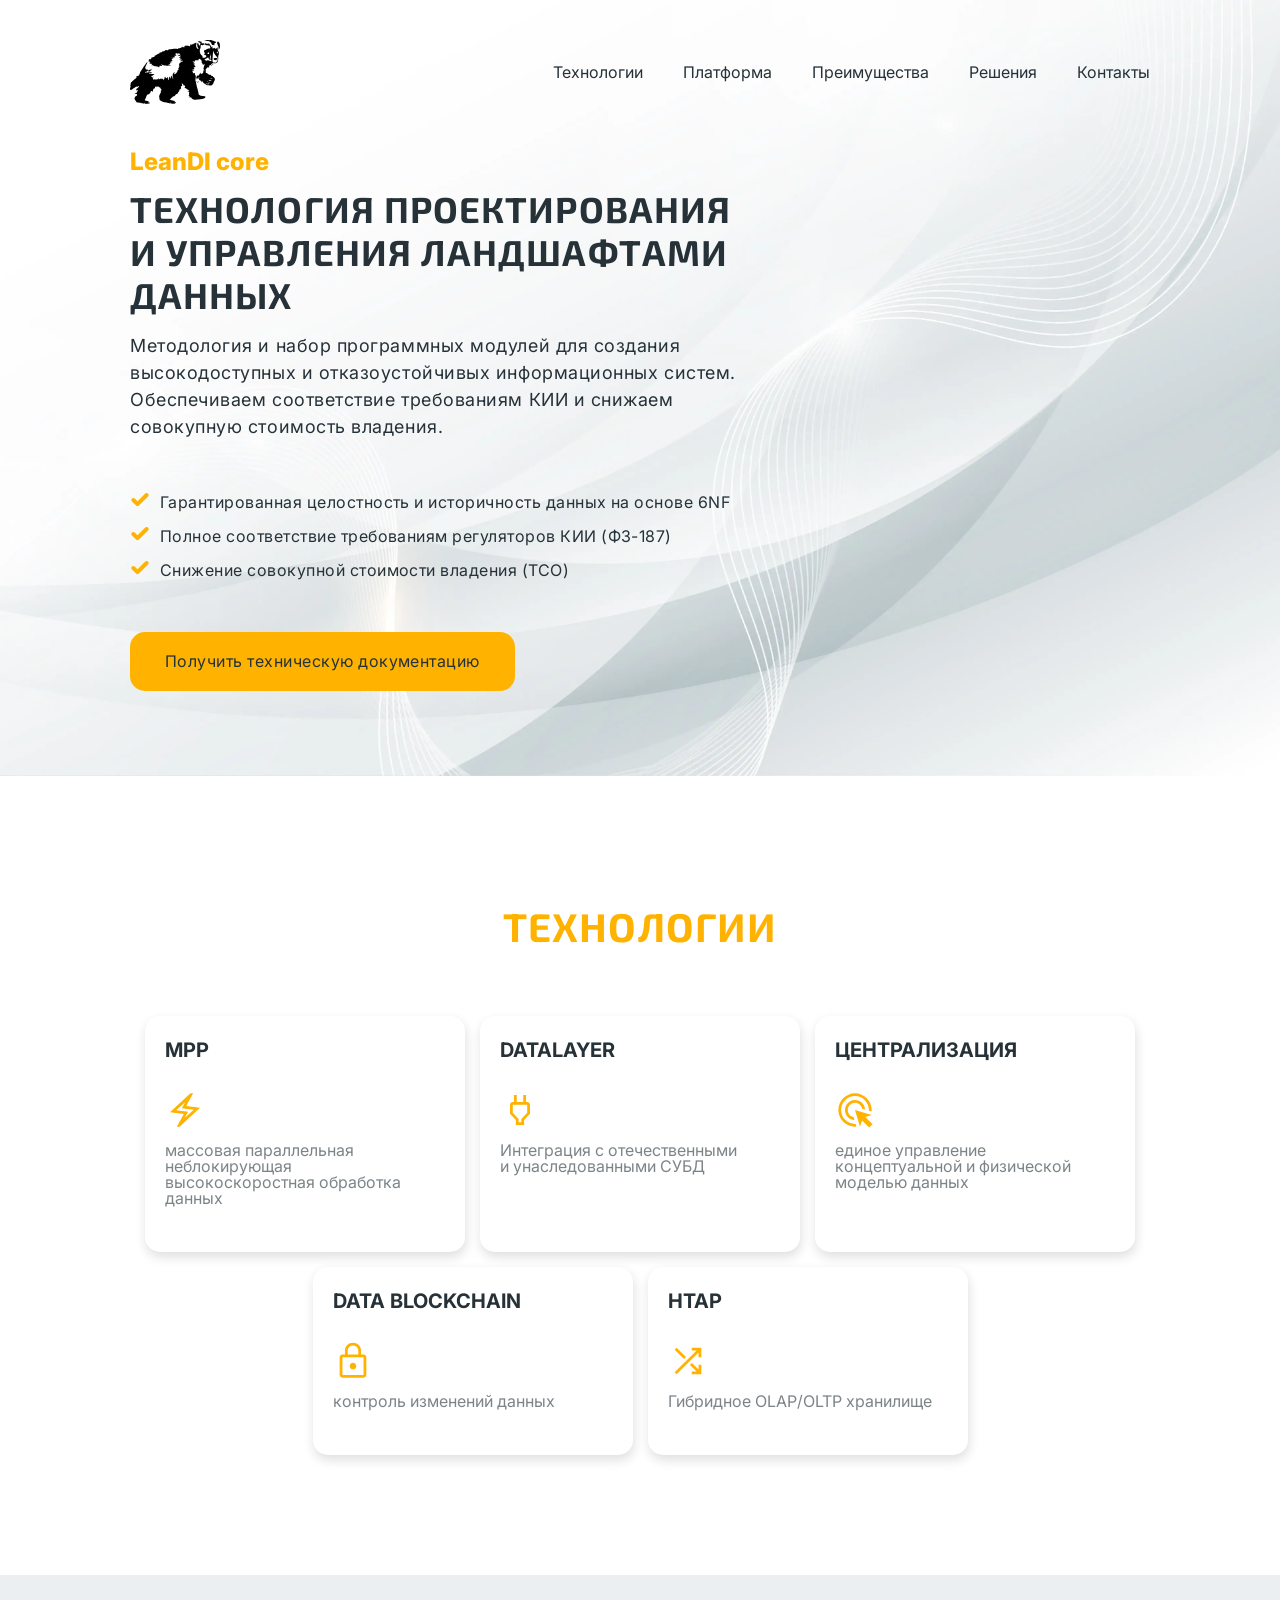
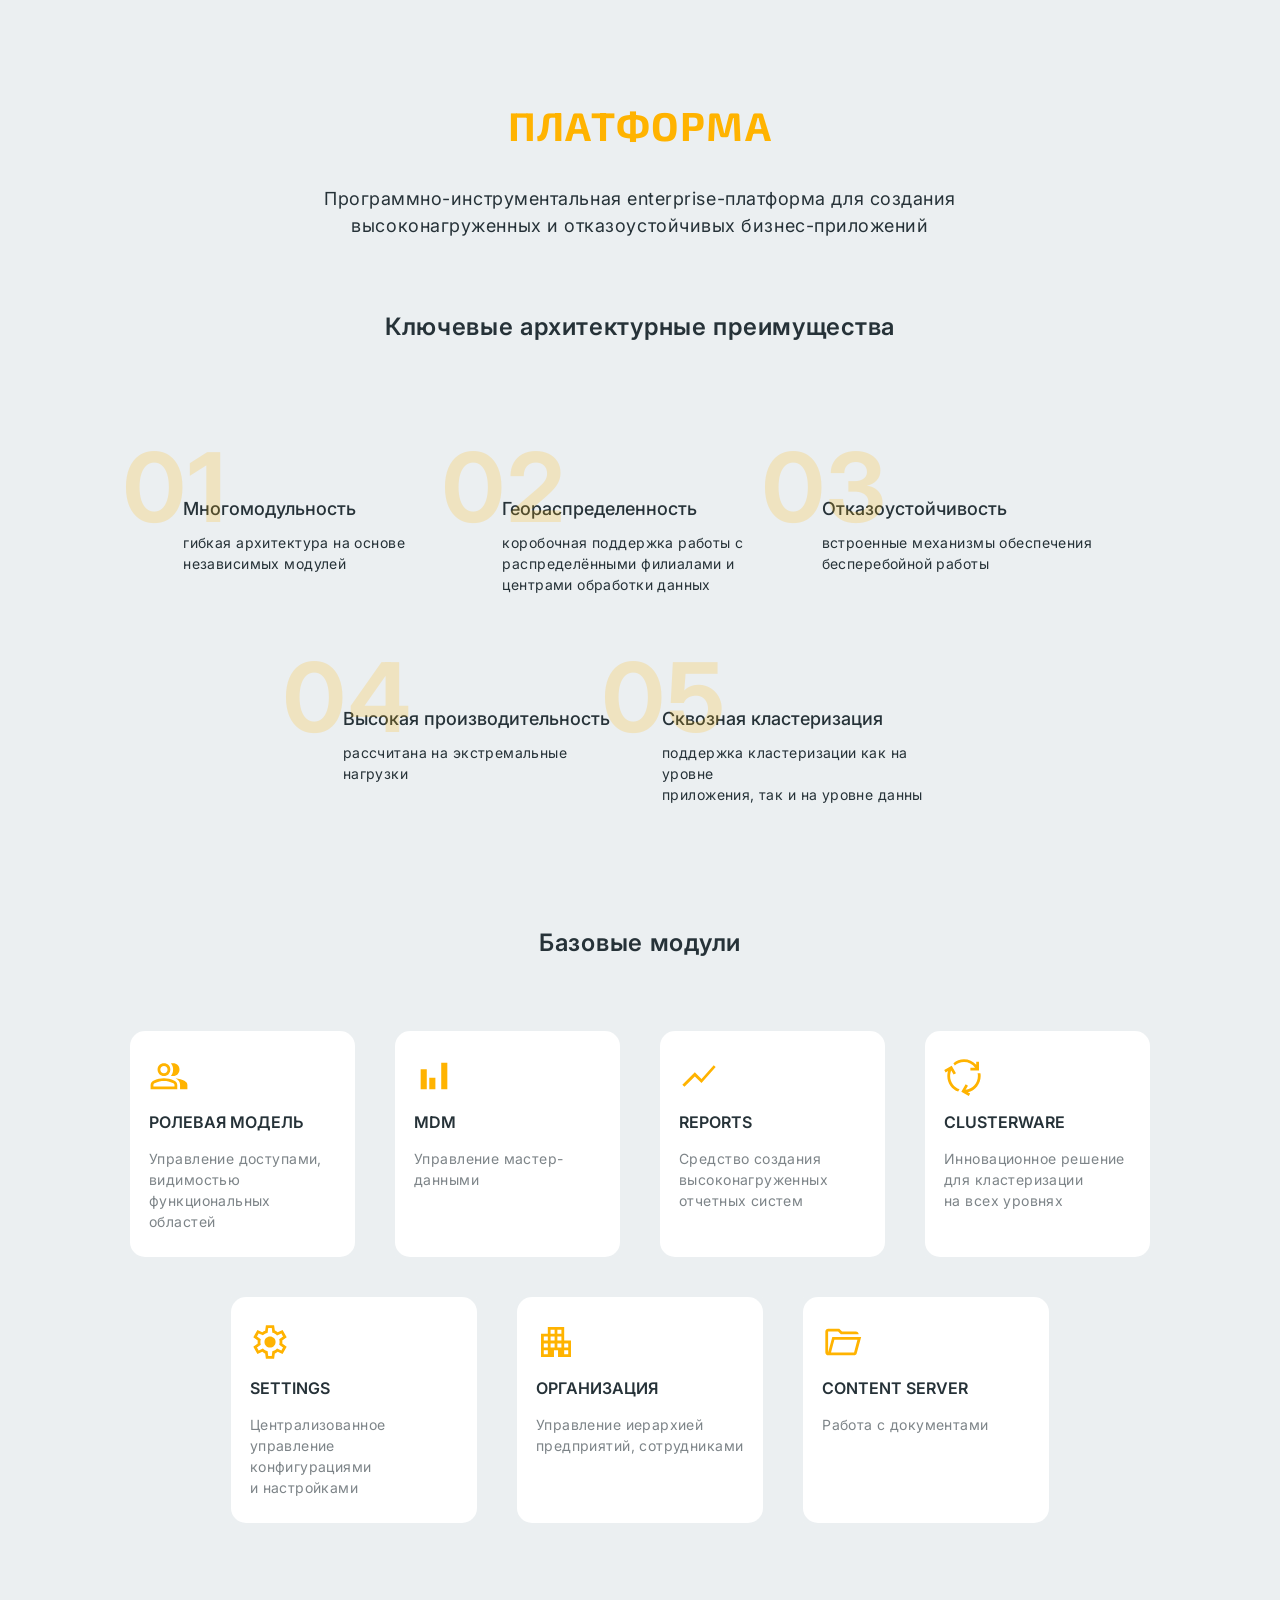
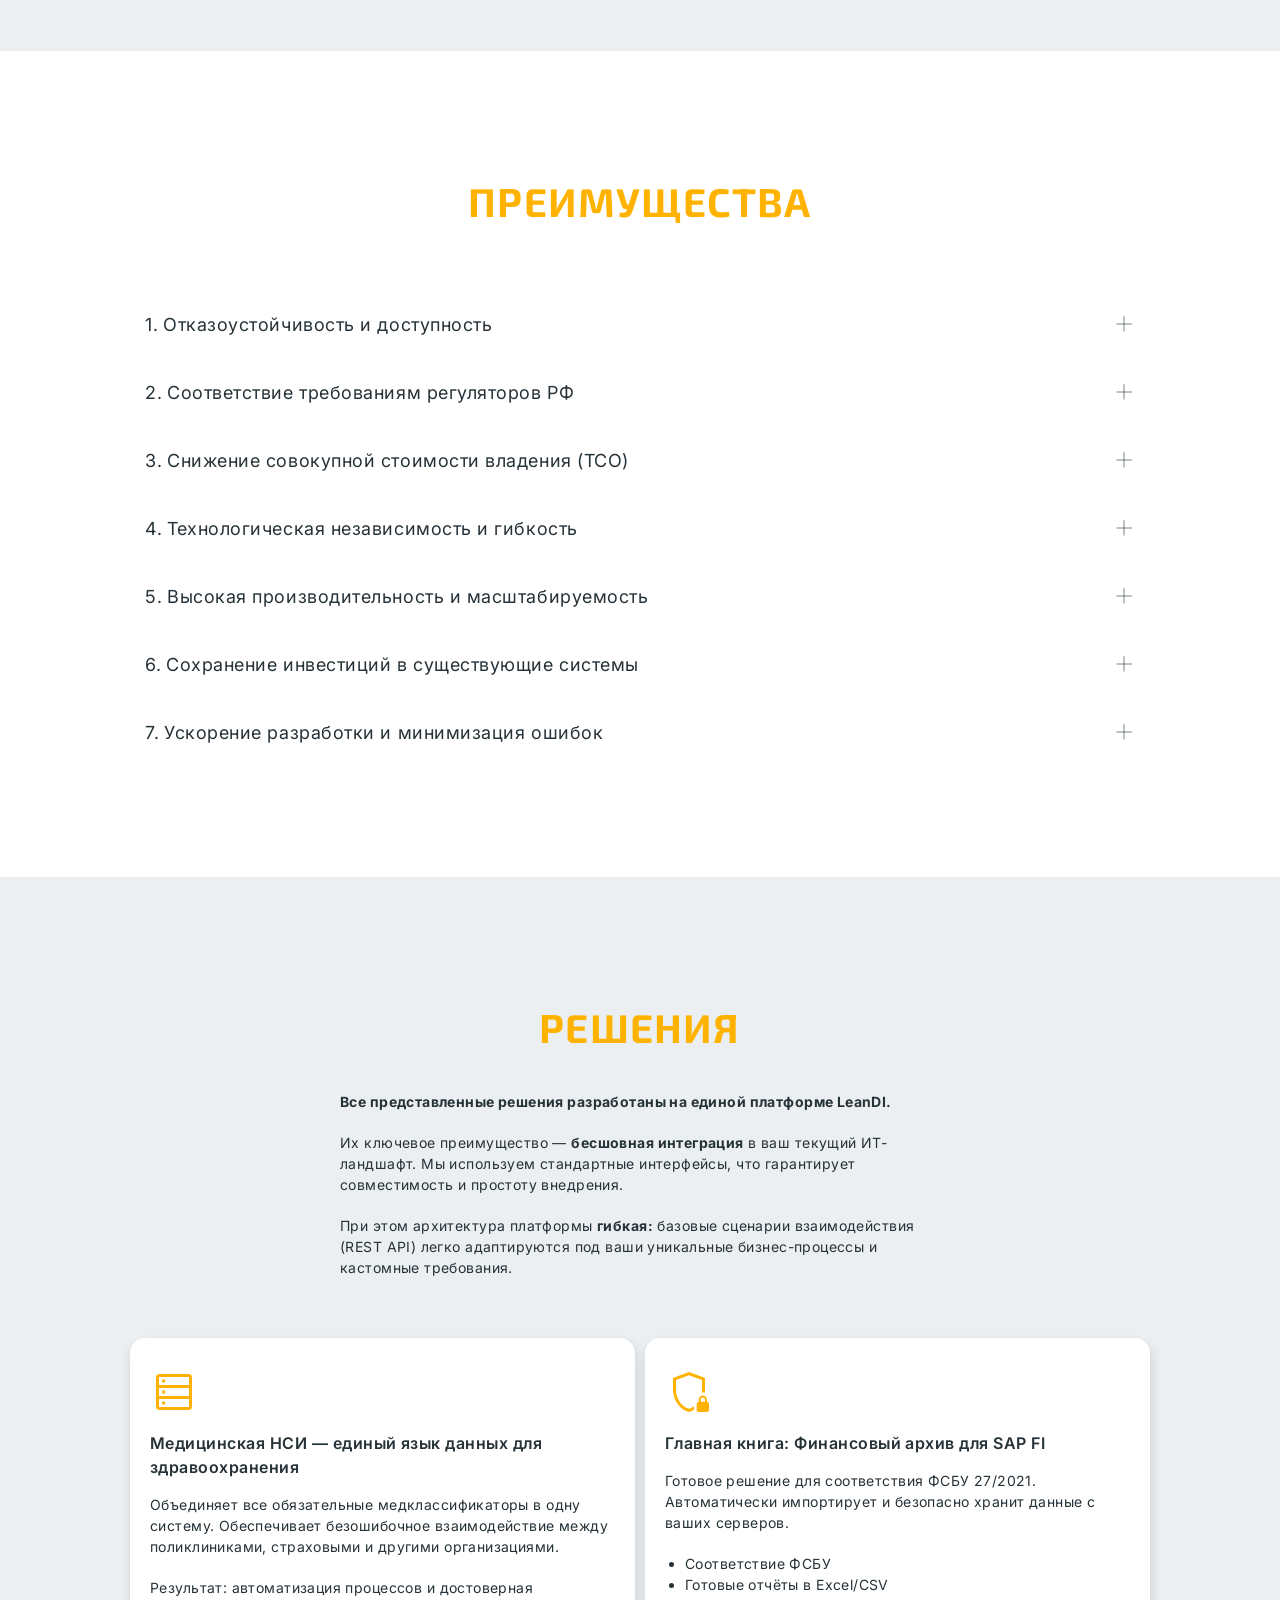
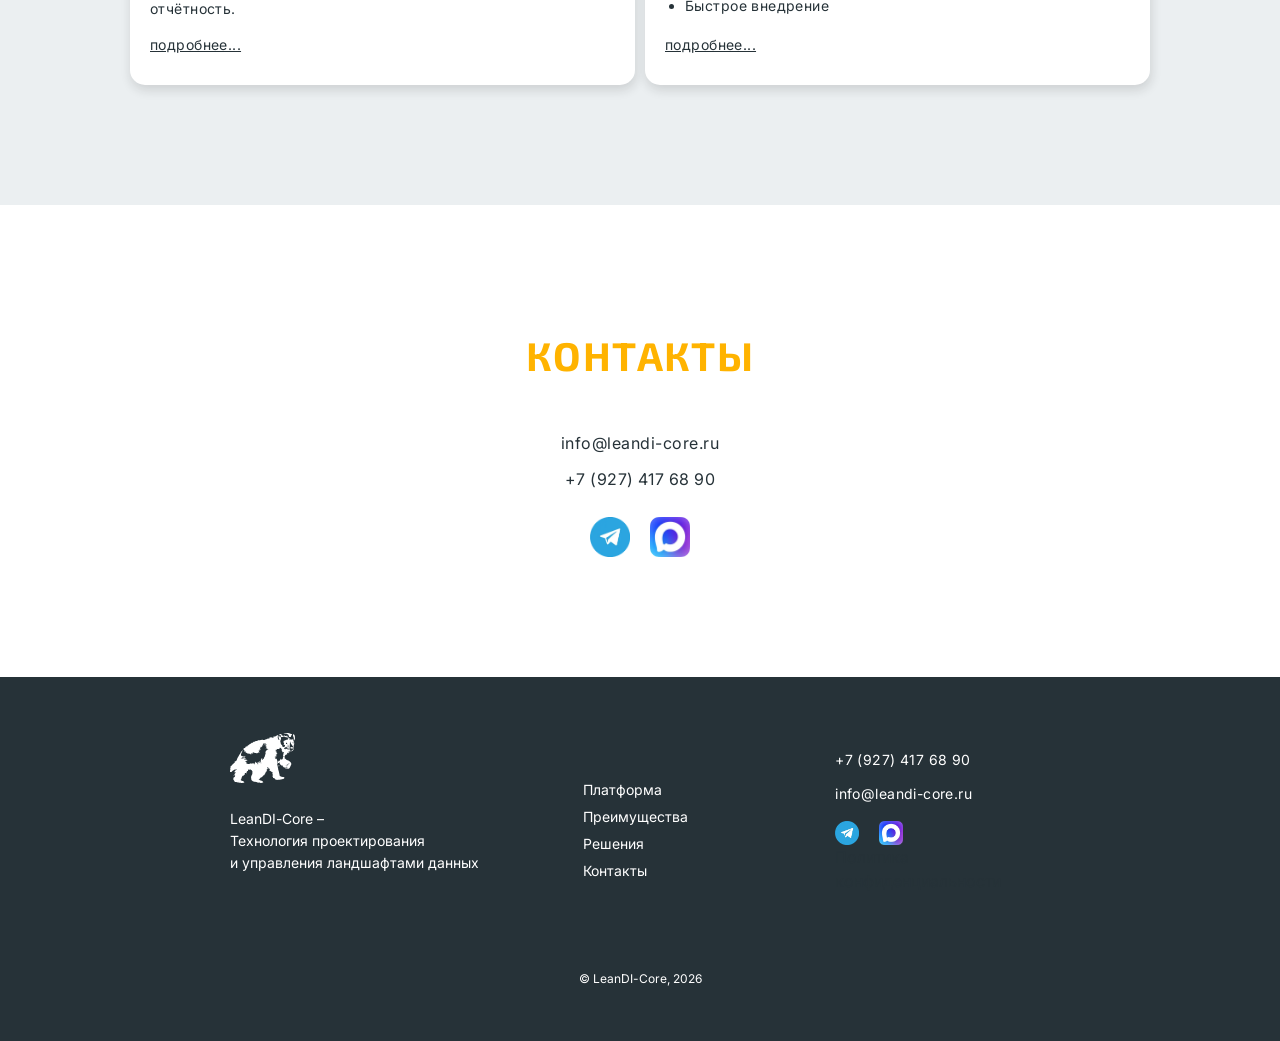
<file: index.html>
<!--header.html-->
<!doctype html>
<html lang="en">
<head>
  <meta charset="UTF-8">
  <meta name="viewport"
        content="width=device-width, user-scalable=no, initial-scale=1.0, maximum-scale=1.0, minimum-scale=1.0">
  <meta http-equiv="X-UA-Compatible" content="ie=edge">
  <meta name="format-detection" content="telephone=no">
  <link rel="preconnect" href="https://fonts.googleapis.com">
  <link rel="preconnect" href="https://fonts.gstatic.com" crossorigin>
  <link
    href="https://fonts.googleapis.com/css2?family=Exo+2:ital,wght@0,100..900;1,100..900&family=Inter:ital,opsz,wght@0,14..32,100..900;1,14..32,100..900&display=swap"
    rel="stylesheet">
  <link rel="icon" type="image/png" href="./img/icons/favicon_leadni.png" sizes="32x32">
  <link rel="apple-touch-icon" href="./img/icons/favicon_leadni.png">
  <link rel="mask-icon" href="./img/icons/favicon_leadni.png" color="#000000">
  <title></title>
<script defer src="js/bundle.js"></script><script defer src="js/libs.js"></script><script defer src="js/style.js"></script><link href="css/style.min.css" rel="stylesheet"></head>
<body>

<header class="header">
  <div class="container">
    <div class="header-wrapper">
      <div class="logo">
        <img src="./img/logo.svg" alt="header-logo">
      </div>
      <nav class="header-nav">
        <ul class="main-menu">
          <li>
            <a href="#technologies">Технологии</a>
          </li>
          <li>
            <a href="#platform">Платформа</a>
          </li>
          <li>
            <a href="#advantages">Преимущества</a>
          </li>
          <li>
            <a href="#solutions">Решения</a>
          </li>
          <li>
            <a href="#contacts">Контакты</a>
          </li>
        </ul>
        <button class="close-menu-button">
          <span class="line"></span>
          <span class="line"></span>
        </button>
      </nav>
      <button type="button" class="mobile-menu-button">
        <span class="line"></span>
        <span class="line"></span>
        <span class="line"></span>
      </button>
    </div>
  </div>
</header>

<main>




<section class="main-banner" style="background-image: url(./img/main-banner-back.webp)">
  <div class="container">
    <div class="banner-content">
      <div class="subtitle">LeanDI core</div>
      <h1>ТЕХНОЛОГИЯ ПРОЕКТИРОВАНИЯ
        И УПРАВЛЕНИЯ ЛАНДШАФТАМИ ДАННЫХ</h1>
      <div class="description">
        <p>Методология и набор программных модулей для создания высокодоступных и отказоустойчивых информационных
          систем. Обеспечиваем соответствие требованиям КИИ и снижаем совокупную стоимость владения.</p>
      </div>
      <ul class="benefits-list">
        <li>Гарантированная целостность и историчность данных на основе 6NF</li>
        <li>Полное соответствие требованиям регуляторов КИИ (ФЗ-187)</li>
        <li>Снижение совокупной стоимости владения (TCO)</li>
      </ul>
      <a href="#contacts" class="btn btn-orange">Получить техническую документацию</a>
    </div>
  </div>
</section>

<section class="technologies-section" id="technologies">
  <div class="container">
    <h2>ТЕХНОЛОГИИ</h2>
    <div class="row-list">
      <div class="row-column">
        <a href="service-page.html" class="card-wrapper">
          <div class="card-title">MPP</div>
          <div class="card-ico">
            <img src="./img/icons/technology-ico1.svg" alt="technology-ico1">
          </div>
          <div class="card-description">
            <p>массовая параллельная <br> неблокирующая <br> высокоскоростная обработка данных</p>
          </div>
        </a>
      </div>
      <div class="row-column">
        <a href="service-page.html" class="card-wrapper">
          <div class="card-title">DATALAYER</div>
          <div class="card-ico">
            <img src="./img/icons/technology-ico2.svg" alt="technology-ico2">
          </div>
          <div class="card-description">
            <p>
              Интеграция с отечественными
              <br>
              и унаследованными СУБД
            </p>
          </div>
        </a>
      </div>
      <div class="row-column">
        <a href="service-page.html" class="card-wrapper">
          <div class="card-title">ЦЕНТРАЛИЗАЦИЯ</div>
          <div class="card-ico">
            <img src="./img/icons/technology-ico3.svg" alt="technology-ico3">
          </div>
          <div class="card-description">
            <p>единое управление концептуальной и физической моделью данных</p>
          </div>
        </a>
      </div>
      <div class="row-column">
        <a href="service-page.html" class="card-wrapper">
          <div class="card-title">DATA BLOCKCHAIN</div>
          <div class="card-ico">
            <img src="./img/icons/technology-ico4.svg" alt="technology-ico4">
          </div>
          <div class="card-description">
            <p>контроль изменений данных</p>
          </div>
        </a>
      </div>
      <div class="row-column">
        <a href="service-page.html" class="card-wrapper">
          <div class="card-title">HTAP</div>
          <div class="card-ico">
            <img src="./img/icons/technology-ico5.svg" alt="technology-ico5">
          </div>
          <div class="card-description">
            <p>Гибридное OLAP/OLTP хранилище</p>
          </div>
        </a>
      </div>
    </div>
  </div>
</section>

<section class="platform-section id" id="platform">
  <div class="container">
    <h2>ПЛАТФОРМА</h2>
    <div class="title-description">
      <p>Программно-инструментальная enterprise-платформа для создания высоконагруженных и отказоустойчивых
        бизнес-приложений</p>
    </div>
    <div class="subtitle">Ключевые архитектурные преимущества</div>
    <div class="benefits-block">
      <div class="benefits-list">
        <div class="benefit-column">
          <div class="benefit-item">
            <div class="benefit-title">Многомодульность</div>
            <div class="benefit-description">
              <p>гибкая архитектура на основе <br> независимых модулей</p>
            </div>
          </div>
        </div>
        <div class="benefit-column">
          <div class="benefit-item">
            <div class="benefit-title">Геораспределенность</div>
            <div class="benefit-description">
              <p>коробочная поддержка работы с <br> распределёнными филиалами и <br> центрами обработки данных</p>
            </div>
          </div>
        </div>
        <div class="benefit-column">
          <div class="benefit-item">
            <div class="benefit-title">Отказоустойчивость</div>
            <div class="benefit-description">
              <p>встроенные механизмы обеспечения бесперебойной работы</p>
            </div>
          </div>
        </div>
        <div class="benefit-column">
          <div class="benefit-item">
            <div class="benefit-title">Высокая производительность</div>
            <div class="benefit-description">
              <p>рассчитана на экстремальные нагрузки</p>
            </div>
          </div>
        </div>
        <div class="benefit-column">
          <div class="benefit-item">
            <div class="benefit-title">Сквозная кластеризация</div>
            <div class="benefit-description">
              <p>поддержка кластеризации как на уровне <br> приложения, так и на уровне данны</p>
            </div>
          </div>
        </div>
      </div>
    </div>
    <div class="modules-block">
      <div class="subtitle">Базовые модули</div>
      <div class="modules-list">
        <div class="modules-column">
          <div class="module-item">
            <div class="module-ico">
              <img src="./img/icons/module-ico1.svg" alt="module-ico-1">
            </div>
            <div class="module-title">РОЛЕВАЯ МОДЕЛЬ</div>
            <div class="module-description">
              <p>Управление доступами, видимостью функциональных областей</p>
            </div>
          </div>
        </div>
        <div class="modules-column">
          <div class="module-item">
            <div class="module-ico">
              <img src="./img/icons/module-ico2.svg" alt="module-ico-2">
            </div>
            <div class="module-title">MDM</div>
            <div class="module-description">
              <p>Управление мастер-данными</p>
            </div>
          </div>
        </div>
        <div class="modules-column">
          <div class="module-item">
            <div class="module-ico">
              <img src="./img/icons/module-ico3.svg" alt="module-ico-3">
            </div>
            <div class="module-title">REPORTS</div>
            <div class="module-description">
              <p>Cредство создания высоконагруженных отчетных систем</p>
            </div>
          </div>
        </div>
        <div class="modules-column">
          <div class="module-item">
            <div class="module-ico">
              <img src="./img/icons/module-ico4.svg" alt="module-ico-4">
            </div>
            <div class="module-title">CLUSTERWARE</div>
            <div class="module-description">
              <p>Инновационное решение для кластеризации на всех уровнях</p>
            </div>
          </div>
        </div>
        <div class="modules-column">
          <div class="module-item">
            <div class="module-ico">
              <img src="./img/icons/module-ico5.svg" alt="module-ico-5">
            </div>
            <div class="module-title">SETTINGS</div>
            <div class="module-description">
              <p>Централизованное управление конфигурациями и настройками</p>
            </div>
          </div>
        </div>
        <div class="modules-column">
          <div class="module-item">
            <div class="module-ico">
              <img src="./img/icons/module-ico6.svg" alt="module-ico-6">
            </div>
            <div class="module-title">ОРГАНИЗАЦИЯ</div>
            <div class="module-description">
              <p>Управление иерархией предприятий, сотрудниками</p>
            </div>
          </div>
        </div>
        <div class="modules-column">
          <div class="module-item">
            <div class="module-ico">
              <img src="./img/icons/module-ico7.svg" alt="module-ico-7">
            </div>
            <div class="module-title">CONTENT SERVER</div>
            <div class="module-description">
              <p>Работа с документами</p>
            </div>
          </div>
        </div>
      </div>
    </div>
  </div>
</section>

<section class="advantages-section" id="advantages">
  <div class="container">
    <h2>ПРЕИМУЩЕСТВА</h2>
    <div class="accordion-block">
      <div class="accordion-item">
        <div class="accordion-item-header">Отказоустойчивость и доступность</div>
        <div class="accordion-item-content">
          <div class="accordion-content-wrapper">
            <p>
              Обеспечивает доступность систем на уровне 99,99%+ даже при сбоях отдельных серверов или баз данных.
              Механизм мгновенного переключения на резервный узел в кластере уровня приложения гарантирует непрерывность
              бизнес-процессов, что критически важно для объектов КИИ.
            </p>
          </div>
        </div>
      </div>
      <div class="accordion-item">
        <div class="accordion-item-header">Соответствие требованиям регуляторов РФ</div>
        <div class="accordion-item-content">
          <div class="accordion-content-wrapper">
            <p>
              Платформа изначально разработана с учётом требований 149-ФЗ, 152-ФЗ и отраслевых стандартов.
              Обеспечивается аудит изменений и консистентность информации, что уменьшает риски штрафов.
            </p>
          </div>
        </div>
      </div>
      <div class="accordion-item">
        <div class="accordion-item-header">Снижение совокупной стоимости владения (TCO)</div>
        <div class="accordion-item-content">
          <div class="accordion-content-wrapper">
            <p>
              Отказ от дорогостоящих кластерных решений на уровне СУБД в пользу программной кластеризации позволяет
              использовать стандартное оборудование и гетерогенные БД (унаследованные и отечественные СУБД), сокращая
              затраты на лицензии и инфраструктуру в разы.
            </p>
          </div>
        </div>
      </div>
      <div class="accordion-item">
        <div class="accordion-item-header">Технологическая независимость и гибкость</div>
        <div class="accordion-item-content">
          <div class="accordion-content-wrapper">
            <p>
              Поддержка различных СУБД и ОС позволяет гибко формировать ИТ-ландшафт и избегать зависимости от
              единственного вендора, обеспечивая стратегическую безопасность и свободу выбора инфраструктуры.
            </p>
          </div>
        </div>
      </div>
      <div class="accordion-item">
        <div class="accordion-item-header">Высокая производительность и масштабируемость</div>
        <div class="accordion-item-content">
          <div class="accordion-content-wrapper">
            <p>
              Инновационный подход к обработке данных обеспечивает высокую скорость обработки транзакций, а также
              лиенейную масштабируемость под нагрузку без потери производительности.
            </p>
          </div>
        </div>
      </div>
      <div class="accordion-item">
        <div class="accordion-item-header">Сохранение инвестиций в существующие системы</div>
        <div class="accordion-item-content">
          <div class="accordion-content-wrapper">
            <p>
              Платформа легко интегрируется с унаследованными системами через стандартные форматы обмена данными,
              позволяя модернизировать ИТ-архитектуру поэтапно, без остановки текущих операций.
            </p>
          </div>
        </div>
      </div>
      <div class="accordion-item">
        <div class="accordion-item-header">Ускорение разработки и минимизация ошибок</div>
        <div class="accordion-item-content">
          <div class="accordion-content-wrapper">
            <p>
              Автоматическая генерация кода на основе моделей данных исключает рутинные операции и человеческий фактор.
              Изменения в модели данных автоматически валидируются на этапе компиляции, что предотвращает критические
              ошибки в промышленной среде.
            </p>
          </div>
        </div>
      </div>
    </div>
  </div>
</section>

<section class="solutions-section" id="solutions">
  <div class="container">
    <h2>РЕШЕНИЯ</h2>
    <div class="content-block">
      <p>
        <strong>Все представленные решения разработаны на единой платформе LeanDI.</strong>
      </p>
      <p>
        Их ключевое преимущество — <strong>бесшовная интеграция</strong> в ваш текущий ИТ-ландшафт. Мы используем
        стандартные интерфейсы, что гарантирует совместимость и простоту внедрения.
      </p>
      <p>
        При этом архитектура платформы <strong>гибкая:</strong> базовые сценарии взаимодействия (REST API) легко
        адаптируются под ваши уникальные бизнес-процессы и кастомные требования.
      </p>
    </div>
    <div class="solution-cards">
      <div class="card-wrapper">
        <div class="card-content">
          <div class="card-ico">
            <img src="./img/icons/solution-card-ico1.svg" alt="solution card ico 1">
          </div>
          <div class="card-title">Медицинская НСИ — единый язык данных для здравоохранения</div>
          <div class="card-description">
            <p>
              Объединяет все обязательные медклассификаторы в одну систему. Обеспечивает безошибочное взаимодействие между поликлиниками, страховыми и другими организациями.
            </p>
            <p>
              Результат: автоматизация процессов и достоверная отчётность.
            </p>
          </div>
        </div>
        <a href="#" class="card-link">подробнее...</a>
      </div>
      <div class="card-wrapper">
        <div class="card-content">
          <div class="card-ico">
            <img src="./img/icons/solution-card-ico2.svg" alt="solution card ico 2">
          </div>
          <div class="card-title">Главная книга: Финансовый архив для SAP FI</div>
          <div class="card-description">
            <p>
              Готовое решение для соответствия ФСБУ 27/2021. Автоматически импортирует и безопасно хранит данные с ваших серверов.
            </p>
            <ul>
              <li>Соответствие ФСБУ</li>
              <li>Готовые отчёты в Excel/CSV</li>
              <li>Быстрое внедрение</li>
            </ul>
          </div>
        </div>
        <a href="#" class="card-link">подробнее...</a>
      </div>
    </div>
  </div>
</section>

<section class="contacts-section" id="contacts">
  <div class="container">
    <h2>КОНТАКТЫ</h2>
    <div class="contact-links">
      <a href="mailto:info@leandi-core.ru">info@leandi-core.ru</a>
      <a href="tel:79274176890">+7 (927) 417 68 90</a>
    </div>
    <div class="contact-socials">
      <a href="https://t.me" class="social-link social-link-telegram"></a>
      <a href="https://max.ru/" class="social-link social-link-max"></a>
    </div>
  </div>
</section>

<!--footer.html-->
</main>

<footer class="footer">
    <div class="container">
      <div class="footer-row">
        <div class="footer-column">
          <div class="logo">
            <img src="./img/footer-logo.svg" alt="footer-logo">
          </div>
          <div class="footer-description">
            <p>
              LeanDI-Core –
              <br>
              Технология проектирования
              <br>
              и управления ландшафтами данных
            </p>
          </div>
          <div class="footer-copy footer-copy-mobile">
            <p>© LeanDI-Core, 2025</p>
          </div>
        </div>
        <div class="footer-column">
          <nav class="footer-nav">
            <ul class="footer-menu">
              <li>
                <a href="#platform">Платформа</a>
              </li>
              <li>
                <a href="#advantages">Преимущества</a>
              </li>
              <li>
                <a href="#solutions">Решения</a>
              </li>
              <li>
                <a href="#contacts">Контакты</a>
              </li>
            </ul>
          </nav>
        </div>
        <div class="footer-column">
          <div class="footer-contact-links">
            <a href="tel:79274176890">+7 (927) 417 68 90</a>
            <a href="mailto:info@leandi-core.ru">info@leandi-core.ru</a>
          </div>
          <div class="footer-socials">
            <a href="https://t.me" class="social-link social-link-telegram"></a>
            <a href="https://max.ru/" class="social-link social-link-max"></a>
          </div>
          <a href="#" class="footer-policy">Политика конфиденциальности</a>
        </div>
      </div>
      <div class="footer-copy footer-copy-pc">
        <p>© LeanDI-Core, 2025</p>
      </div>
    </div>
</footer>


</body>
</html>
</file>
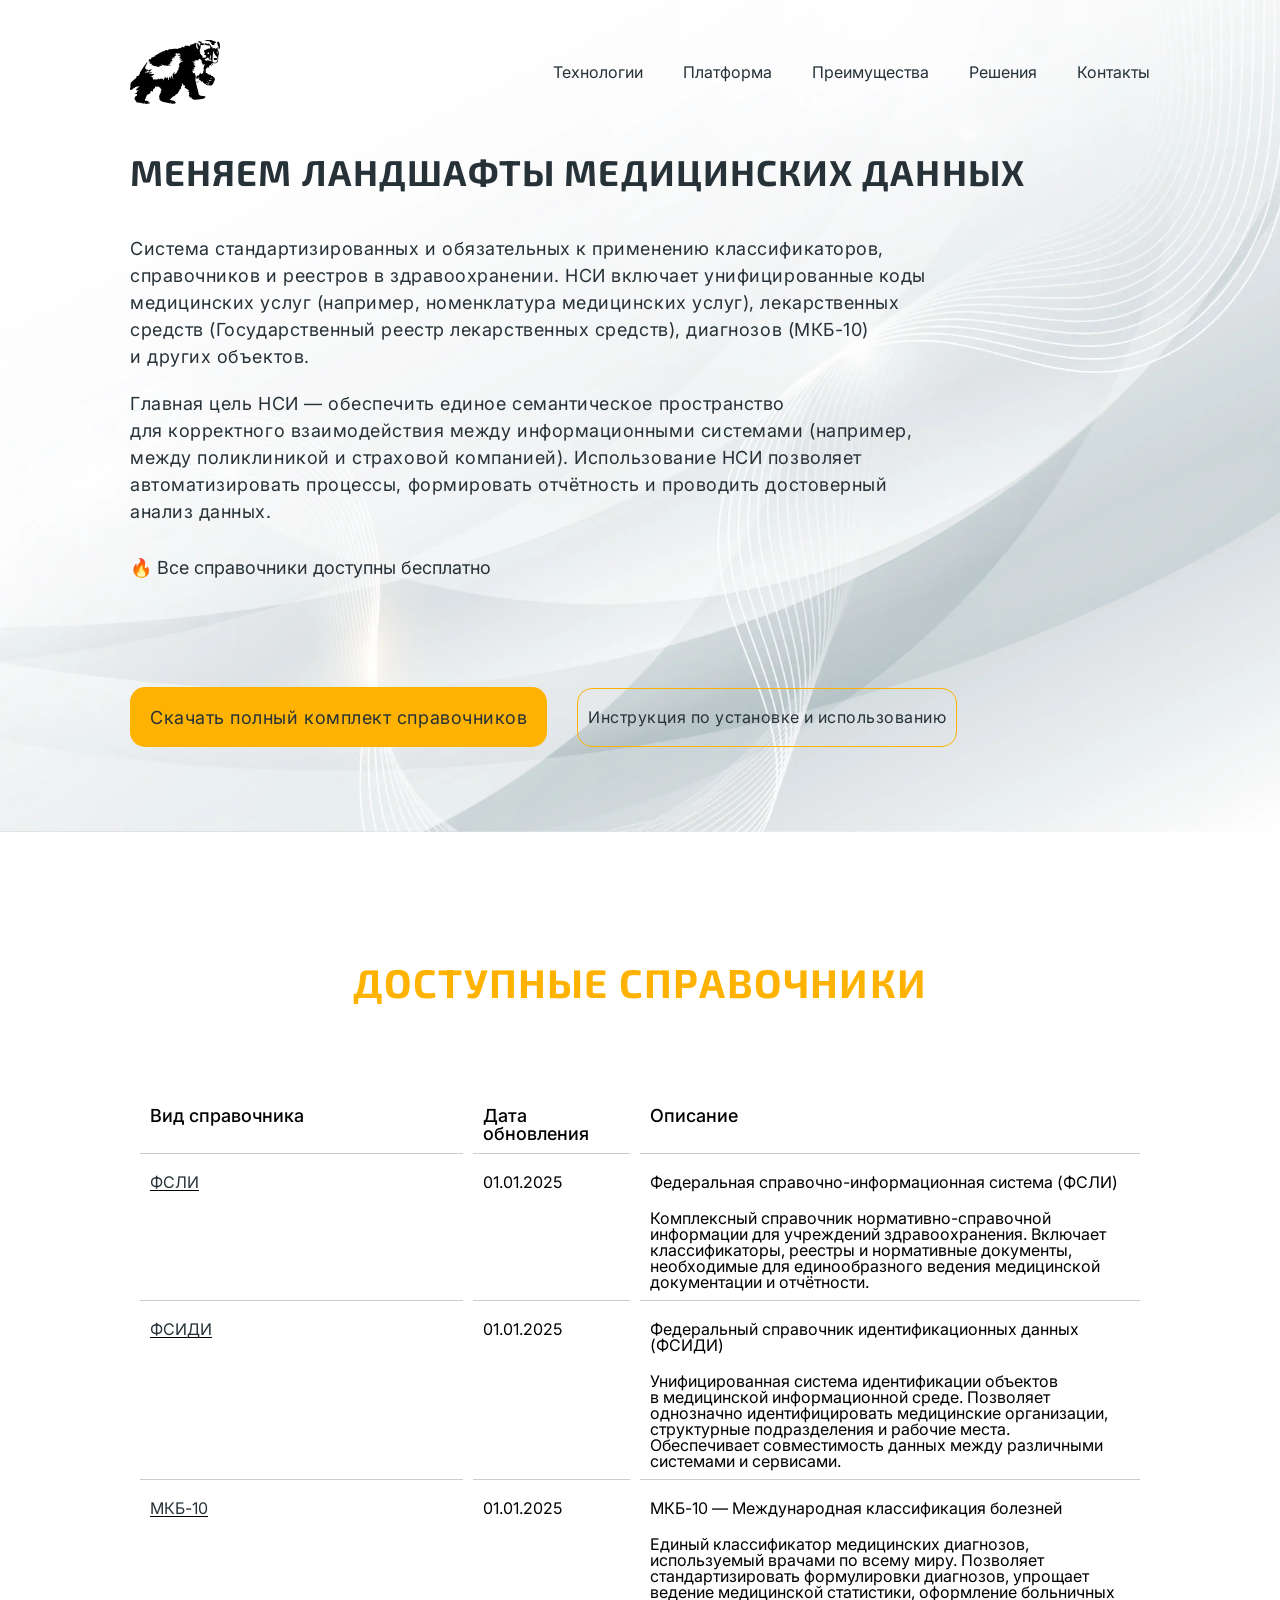
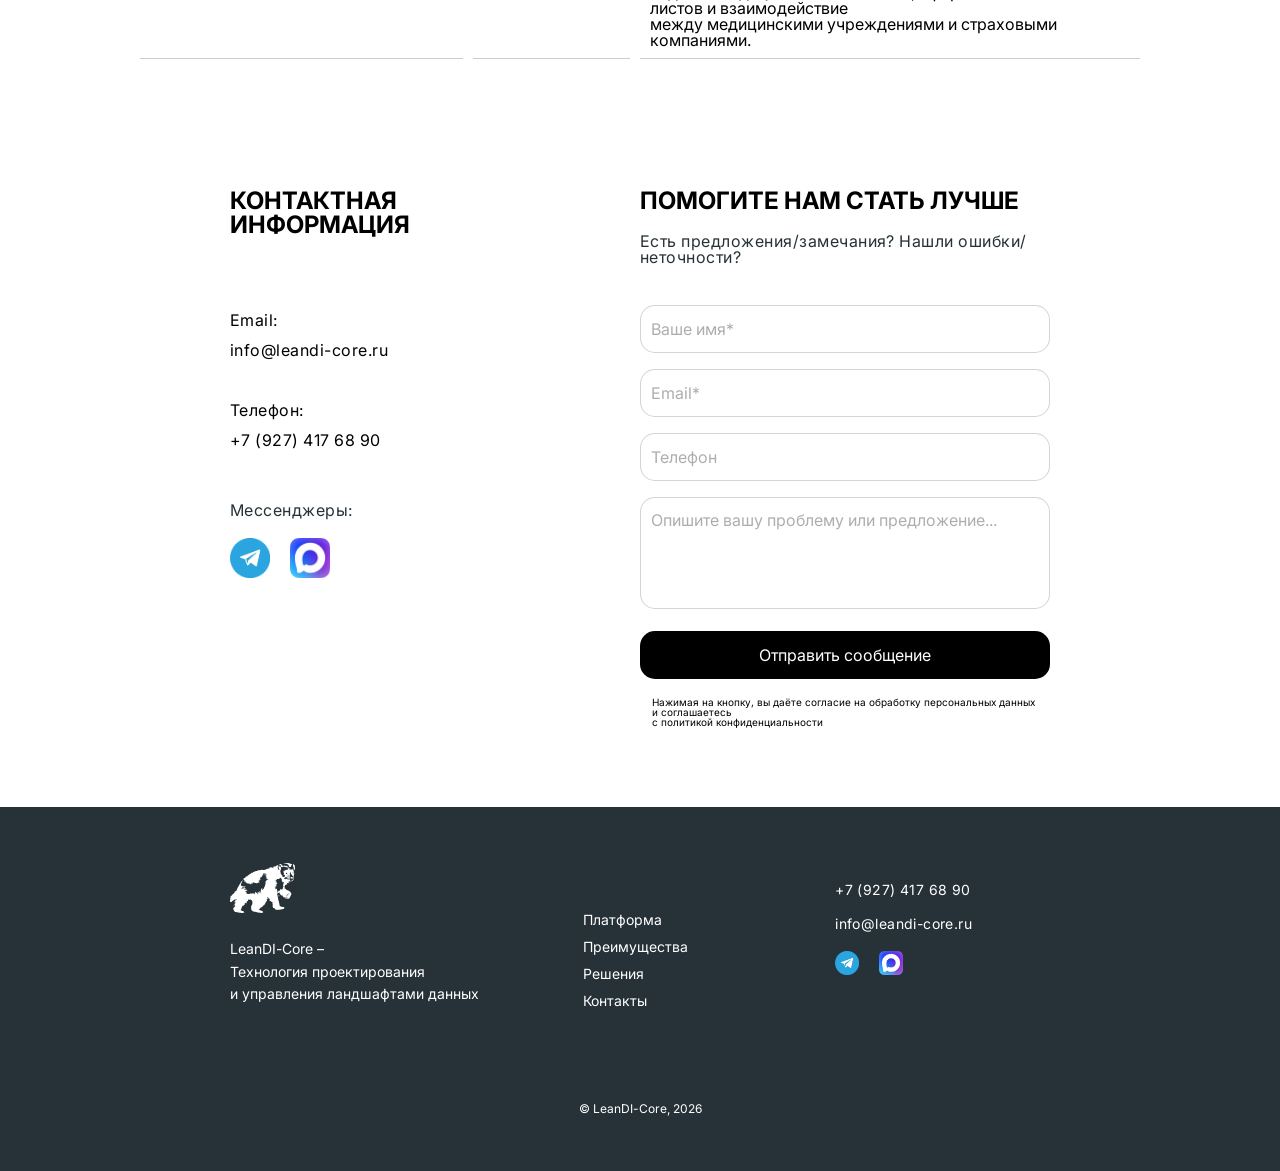
<file: service-page.html>
<!--header.html-->
<!doctype html>
<html lang="en">
<head>
  <meta charset="UTF-8">
  <meta name="viewport"
        content="width=device-width, user-scalable=no, initial-scale=1.0, maximum-scale=1.0, minimum-scale=1.0">
  <meta http-equiv="X-UA-Compatible" content="ie=edge">
  <meta name="format-detection" content="telephone=no">
  <link rel="preconnect" href="https://fonts.googleapis.com">
  <link rel="preconnect" href="https://fonts.gstatic.com" crossorigin>
  <link
    href="https://fonts.googleapis.com/css2?family=Exo+2:ital,wght@0,100..900;1,100..900&family=Inter:ital,opsz,wght@0,14..32,100..900;1,14..32,100..900&display=swap"
    rel="stylesheet">
  <link rel="icon" type="image/png" href="./img/icons/favicon_leadni.png" sizes="32x32">
  <link rel="apple-touch-icon" href="./img/icons/favicon_leadni.png">
  <link rel="mask-icon" href="./img/icons/favicon_leadni.png" color="#000000">
  <title></title>
<script defer src="js/bundle.js"></script><script defer src="js/libs.js"></script><script defer src="js/style.js"></script><link href="css/style.min.css" rel="stylesheet"></head>
<body>

<header class="header">
  <div class="container">
    <div class="header-wrapper">
      <div class="logo">
        <img src="./img/logo.svg" alt="header-logo">
      </div>
      <nav class="header-nav">
        <ul class="main-menu">
          <li>
            <a href="https://mixastudio-dev.github.io/leandi-core/#technologies">Технологии</a>
          </li>
          <li>
            <a href="https://mixastudio-dev.github.io/leandi-core/#platform">Платформа</a>
          </li>
          <li>
            <a href="https://mixastudio-dev.github.io/leandi-core/#advantages">Преимущества</a>
          </li>
          <li>
            <a href="https://mixastudio-dev.github.io/leandi-core/#solutions">Решения</a>
          </li>
          <li>
            <a href="https://mixastudio-dev.github.io/leandi-core/#contacts">Контакты</a>
          </li>
        </ul>
        <button class="close-menu-button">
          <span class="line"></span>
          <span class="line"></span>
        </button>
      </nav>
      <button type="button" class="mobile-menu-button">
        <span class="line"></span>
        <span class="line"></span>
        <span class="line"></span>
      </button>
    </div>
  </div>
</header>

<main>




<section class="main-banner banner-service" style="background-image: url(./img/main-banner-back.webp)">
  <div class="container">
    <div class="banner-content">
      <h1>МЕНЯЕМ ЛАНДШАФТЫ МЕДИЦИНСКИХ ДАННЫХ</h1>
      <div class="description">
        <p>
          Система стандартизированных и обязательных к применению классификаторов, справочников и реестров в здравоохранении. НСИ включает унифицированные коды медицинских услуг (например, номенклатура медицинских услуг), лекарственных средств (Государственный реестр лекарственных средств), диагнозов (МКБ-10)
          <br> и других объектов.
        </p>
        <p>
          Главная цель НСИ — обеспечить единое семантическое пространство <br> для корректного взаимодействия между информационными системами (например, между поликлиникой и страховой компанией). Использование НСИ позволяет автоматизировать процессы, формировать отчётность и проводить достоверный анализ данных.
        </p>
      </div>
      <div class="banner-notice">🔥 Все справочники доступны бесплатно</div>
      <div class="banner-buttons">
        <a href="#" class="btn btn-orange">Скачать полный комплект справочников</a>
        <a href="#" class="btn btn-bordered">Инструкция по установке и использованию</a>
      </div>
    </div>
  </div>
</section>

<section class="table-section">
  <div class="container">
    <h2>ДОСТУПНЫЕ СПРАВОЧНИКИ</h2>
    <div class="table-wrapper">
      <table>
        <tr>
          <th>Вид справочника</th>
          <th>Дата обновления</th>
          <th>Описание</th>
        </tr>
        <tr>
          <td><div>ФСЛИ</div></td>
          <td>01.01.2025</td>
          <td>
            <p>
              Федеральная справочно-информационная система (ФСЛИ)
            </p>
            <p>
                Комплексный справочник нормативно-справочной информации для учреждений здравоохранения. Включает классификаторы, реестры и нормативные документы, необходимые для единообразного ведения медицинской документации и отчётности.
            </p>
          </td>
        </tr>
        <tr>
          <td>
            <div>ФСИДИ</div>
          </td>
          <td>01.01.2025</td>
          <td>
            <p>
              Федеральный справочник идентификационных данных (ФСИДИ)
            </p>
            <p>
              Унифицированная система идентификации объектов <br> в медицинской информационной среде. Позволяет однозначно идентифицировать медицинские организации, структурные подразделения и рабочие места. Обеспечивает совместимость данных между различными системами и сервисами.
            </p>
          </td>
        </tr>
        <tr>
          <td>
            <div>МКБ-10</div>
          </td>
          <td>01.01.2025</td>
          <td>
            <p>
              МКБ-10 — Международная классификация болезней
            </p>
            <p>
              Единый классификатор медицинских диагнозов, используемый врачами по всему миру. Позволяет стандартизировать формулировки диагнозов, упрощает ведение медицинской статистики, оформление больничных листов и взаимодействие
              <br> между медицинскими учреждениями и страховыми компаниями.
            </p>
          </td>
        </tr>
      </table>
    </div>
  </div>
</section>

<section class="contacts-form-section">
  <div class="container">
    <div class="contact-row">
      <div class="contact-column">
        <h2>КОНТАКТНАЯ ИНФОРМАЦИЯ</h2>
        <div class="contact-items">
          <div class="contact-item">
            <div class="contact-label">Email:</div>
            <a href="mailto:info@leandi-core.ru" class="contact-link">info@leandi-core.ru</a>
          </div>
          <div class="contact-item">
            <div class="contact-label">Телефон:</div>
            <a href="tel:79274176890" class="contact-link">+7 (927) 417 68 90</a>
          </div>
        </div>
        <div class="contact-socials-block">
          <div class="title">Мессенджеры:</div>
          <div class="contact-socials">
            <a href="https://t.me" class="social-link social-link-telegram"></a>
            <a href="https://max.ru/" class="social-link social-link-max"></a>
          </div>
        </div>
      </div>
      <div class="contact-column">
        <div class="h2">ПОМОГИТЕ НАМ СТАТЬ ЛУЧШЕ</div>
        <div class="description">
          <p>Есть предложения/замечания? Нашли ошибки/неточности?</p>
        </div>
        <div class="form-wrapper">
          <form action="#">
            <div class="input-item">
              <input type="text" placeholder="Ваше имя*">
            </div>
            <div class="input-item">
              <input type="email" placeholder="Email*">
            </div>
            <div class="input-item">
              <input type="tel" placeholder="Телефон">
            </div>
            <div class="input-item">
              <textarea placeholder="Опишите вашу проблему или предложение..."></textarea>
            </div>
            <div class="input-item">
              <input type="submit" value="Отправить сообщение">
            </div>
            <div class="input-item">
              <p class="form-notice">
                Нажимая на кнопку, вы даёте согласие на обработку персональных данных и соглашаетесь
                <br>
                c политикой конфиденциальности</p>
            </div>
          </form>
        </div>
      </div>
    </div>
  </div>
</section>

<!--footer.html-->
</main>

<footer class="footer">
    <div class="container">
      <div class="footer-row">
        <div class="footer-column">
          <div class="logo">
            <img src="./img/footer-logo.svg" alt="footer-logo">
          </div>
          <div class="footer-description">
            <p>
              LeanDI-Core –
              <br>
              Технология проектирования
              <br>
              и управления ландшафтами данных
            </p>
          </div>
          <div class="footer-copy footer-copy-mobile">
            <p>© LeanDI-Core, 2025</p>
          </div>
        </div>
        <div class="footer-column">
          <nav class="footer-nav">
            <ul class="footer-menu">
              <li>
                <a href="https://mixastudio-dev.github.io/leandi-core/#platform">Платформа</a>
              </li>
              <li>
                <a href="https://mixastudio-dev.github.io/leandi-core/#advantages">Преимущества</a>
              </li>
              <li>
                <a href="https://mixastudio-dev.github.io/leandi-core/#solutions">Решения</a>
              </li>
              <li>
                <a href="https://mixastudio-dev.github.io/leandi-core/#contacts">Контакты</a>
              </li>
            </ul>
          </nav>
        </div>
        <div class="footer-column">
          <div class="footer-contact-links">
            <a href="tel:79274176890">+7 (927) 417 68 90</a>
            <a href="mailto:info@leandi-core.ru">info@leandi-core.ru</a>
          </div>
          <div class="footer-socials">
            <a href="https://t.me" class="social-link social-link-telegram"></a>
            <a href="https://max.ru/" class="social-link social-link-max"></a>
          </div>
          <a href="#" class="footer-policy">Политика конфиденциальности</a>
        </div>
      </div>
      <div class="footer-copy footer-copy-pc">
        <p>© LeanDI-Core, 2025</p>
      </div>
    </div>
</footer>


</body>
</html>
</file>
<file: css/style.min.css>
*{box-sizing:border-box}body,h1,h2,h3,h4,p,figure,blockquote,dl,dd{margin:0}ul[role=list],ol[role=list]{list-style:none}html:focus-within{scroll-behavior:smooth}body{min-height:100vh;text-rendering:optimizeSpeed;line-height:1.5}a:not([class]){-webkit-text-decoration-skip:ink;text-decoration-skip-ink:auto}img,picture{max-width:100%;display:block}input,button,textarea,select{font:inherit;box-shadow:none;outline:none}@media(prefers-reduced-motion: reduce){html:focus-within{scroll-behavior:auto}*,*::before,*::after{animation-duration:.01ms !important;animation-iteration-count:1 !important;transition-duration:.01ms !important;scroll-behavior:auto !important}}*{font-family:"Inter";color:#263238}a{transition:.3s;text-decoration:none}p{font-weight:400;font-size:14px;line-height:150%;letter-spacing:.03em}ul li,ol li{font-weight:400;font-size:16px;line-height:150%;letter-spacing:.03em}ul li:last-child,ol li:last-child{margin-bottom:0}h1,.h1{font-family:"Exo 2";font-weight:700;font-size:36px;line-height:120%;margin-bottom:15px;letter-spacing:.03em;width:100%}h2,.h2{font-family:"Exo 2";font-weight:700;font-size:40px;line-height:150%;letter-spacing:.03em;color:#ffb300;width:100%}.title-description{width:100%;margin-bottom:70px}.title-description p{font-size:18px;line-height:150%;text-align:center;width:100%;max-width:736px;margin:0 auto}.subtitle{font-weight:600;font-size:24px;line-height:150%;letter-spacing:.03em;text-align:center;width:100%;margin-bottom:70px}.social-link{transition:.3s}.social-link:hover{opacity:.7}table{max-width:100%;width:100%;border-spacing:10px}table td,table th{vertical-align:top;border-bottom:1px solid rgba(0,0,0,.2)}table tr td:nth-of-type(1){width:33%}table tr td:nth-of-type(1) div{width:-moz-fit-content;width:fit-content}table tr td:nth-of-type(1) div:after{content:"";display:block;width:100%;height:1px;background-color:#000}table tr td:nth-of-type(2){width:16%}table tr td:nth-of-type(3){width:51%}table tr th:nth-of-type(1){width:33%}table tr th:nth-of-type(2){width:16%}table tr th:nth-of-type(3){width:51%}table th{font-weight:500;font-size:18px;line-height:100%;letter-spacing:0;color:#000;text-align:start;padding:10px}table td{font-weight:400;font-size:16px;line-height:100%;letter-spacing:0;color:#000;padding:10px}table td p{font-size:inherit;line-height:inherit;color:inherit;letter-spacing:inherit;font-family:inherit;font-weight:inherit;margin-bottom:20px;max-width:470px;width:100%}table td p:last-child{margin-bottom:0}@media(max-width: 600px){h1,.h1{font-size:24px;margin-bottom:30px}h2,.h2{font-size:28px}ul li,ol li{font-size:14px}.subtitle{font-size:16px}table td p br{display:none}}.sr-only{position:absolute;width:1px;height:1px;padding:0;margin:-1px;overflow:hidden;clip:rect(0, 0, 0, 0);white-space:nowrap;border:0}body::-webkit-scrollbar{width:6px;background-color:#263238}body::-webkit-scrollbar-thumb{border-radius:20px;background-color:#ffb300}body.admin-bar header{top:20px}main{min-height:70vh}section{padding:120px 0}.contact-socials{width:100%;display:flex;justify-content:center}.contact-socials .social-link{background-repeat:no-repeat;background-position:center;background-size:contain;width:40px;height:40px;display:flex}.contact-socials .social-link.social-link-telegram{background-image:url(../img/icons/telegram-ico.webp)}.contact-socials .social-link.social-link-max{background-image:url(../img/icons/max-ico.webp)}.contact-socials .social-link+.social-link{margin-left:20px}@media(max-width: 600px){section{padding:60px 0}}.container{margin:0 auto;display:flex;flex-wrap:wrap;max-width:1450px;width:100%;padding:0 130px}.container-fluid{max-width:100%;width:100%}.d-flex{display:flex;flex-wrap:wrap}.justify-between{justify-content:space-between}.justify-end{justify-content:flex-end}.flex-column{flex-direction:column}@media(max-width: 1024px){.container{padding:0 20px}}.btn{display:flex;justify-content:center;align-items:center;font-weight:400;font-size:16px;line-height:150%;letter-spacing:.03em;padding:0 35px;height:59px;width:-moz-fit-content;width:fit-content;transition:.3s;cursor:pointer;border-radius:15px}.btn-orange{background-color:#ffb300}.btn-orange:hover{background-color:#263238;color:#fff}.btn-bordered{padding:0 10px;border:1px solid #ffb300}.btn-bordered:hover{background-color:#ffb300}@media(max-width: 600px){.btn{padding:0 20px;font-size:14px}}.footer-menu{display:flex;flex-direction:column;list-style:none;padding:50px 0 0;margin:0;width:100%}.footer-menu li{margin-bottom:13px;display:flex}.footer-menu li:last-child{margin-bottom:0}.footer-menu li a{font-weight:400;font-size:14px;line-height:100%;letter-spacing:0;color:#fff}.footer-menu li a:hover{color:#ffb300}@media(max-width: 600px){.footer-menu{padding-top:0}}.main-menu{padding:0;display:flex;list-style:none;margin:0}.main-menu li+li{margin-left:40px}.main-menu li a{font-weight:400;font-size:16px;line-height:100%;letter-spacing:0}.main-menu li a:hover{color:#ffb300}@media(max-width: 1024px){.main-menu{flex-direction:column}.main-menu li{display:block;margin-bottom:15px}.main-menu li:last-child{margin-bottom:0}.main-menu li a{color:#fff}.main-menu li+li{margin-left:0}}.accordion-block{width:100%;max-width:990px;margin:0 auto;counter-reset:accordion-counter 0}.accordion-block .accordion-item{transition:all .3s;overflow:hidden;margin-bottom:20px;counter-increment:accordion-counter}.accordion-block .accordion-item:last-of-type{margin-bottom:0}.accordion-block .accordion-item .accordion-item-header{width:100%;cursor:pointer;display:flex;margin-bottom:0;transition:all ease .3s;position:relative;font-weight:400;font-size:18px;line-height:150%;padding:10px 0;letter-spacing:.03em;border-bottom:1px solid rgba(0,0,0,0);align-items:center}.accordion-block .accordion-item .accordion-item-header:before{content:counter(accordion-counter) ".";margin-right:5px;align-self:flex-start}.accordion-block .accordion-item .accordion-item-header:after{content:"";display:block;width:12px;height:12px;background-repeat:no-repeat;background-position:center;background-size:12px;background-image:url(../img/icons/accordion-ico.svg);transition:.3s;flex:none;transform:rotate(45deg);margin-left:auto;padding-left:10px}.accordion-block .accordion-item .accordion-item-content{overflow:hidden;width:100%;transition:height .3s ease-in-out;height:0}.accordion-block .accordion-item .accordion-item-content .accordion-content-wrapper{padding:23px 0 0}.accordion-block .accordion-item .accordion-item-content .accordion-content-wrapper p{color:rgba(38,50,56,.6)}.accordion-block .accordion-item.active .accordion-item-header{border-color:rgba(38,50,56,.2);padding-bottom:14px}.accordion-block .accordion-item.active .accordion-item-header:after{transform:rotate(0)}.accordion-block .accordion-item.active .accordion-item-content{transition:height .3s ease-in-out}@media(max-width: 600px){.accordion-block .accordion-item{margin-bottom:10px}.accordion-block .accordion-item .accordion-item-content .accordion-content-wrapper{padding:15px 0 0}}.main-banner{padding:150px 0 85px;background-repeat:no-repeat;background-position:center;background-size:cover}.main-banner .banner-content{max-width:626px;width:100%}.main-banner .banner-content .subtitle{font-weight:800;line-height:100%;letter-spacing:0;margin-bottom:13px;color:#ffb300;text-align:start}.main-banner .banner-content .description{margin-bottom:50px;width:100%}.main-banner .banner-content .description p{font-size:18px;line-height:150%;margin-bottom:20px}.main-banner .banner-content .description p:last-child{margin-bottom:0}.main-banner .banner-content .benefits-list{padding:0 0 0 30px;margin:20px 0;list-style:none}.main-banner .banner-content .benefits-list li{position:relative;margin-bottom:10px}.main-banner .banner-content .benefits-list li:before{content:"";display:block;width:20px;height:20px;background-repeat:no-repeat;background-position:center;background-size:contain;background-image:url(../img/icons/checkmark.svg);position:absolute;left:-30px}.main-banner .banner-content .btn{margin-top:50px}.technologies-section h2{margin-bottom:45px;text-align:center}.technologies-section .row-list{margin:0 -7.5px;width:calc(100% + 15px);display:flex;flex-wrap:wrap;justify-content:center}.technologies-section .row-list .row-column{padding:15px 7.5px 0;max-width:335px;width:100%}.technologies-section .card-wrapper{padding:24px 20px 46px;background-color:#fff;width:100%;box-shadow:1px 5px 10.4px 0px rgba(31,31,31,.1411764706);height:100%;border-radius:15px;min-height:185px;display:flex;flex-direction:column}.technologies-section .card-wrapper .card-title{font-weight:700;font-size:20px;line-height:100%;letter-spacing:0;margin-bottom:30px}.technologies-section .card-wrapper .card-ico{width:100%;margin-bottom:12px}.technologies-section .card-wrapper .card-ico img{width:40px;height:40px;-o-object-fit:contain;object-fit:contain}.technologies-section .card-wrapper .card-description{width:100%}.technologies-section .card-wrapper .card-description p{font-weight:400;font-size:16px;line-height:100%;letter-spacing:0;color:rgba(38,50,56,.6)}.platform-section{background-color:#ebeff1;padding:120px 0 88px}.platform-section h2{margin-bottom:30px;text-align:center}.platform-section .benefits-block{width:100%;margin-top:80px}.platform-section .benefits-block .subtitle{margin-bottom:0}.platform-section .benefits-block .benefits-list{display:flex;flex-wrap:wrap;margin:0 -22px;width:calc(100% + 44px);justify-content:center;counter-reset:benefit-counter}.platform-section .benefits-block .benefits-list .benefit-column{padding:0 22px;max-width:30%;width:100%}.platform-section .benefits-block .benefits-list .benefit-column:nth-child(n+4){margin-top:110px}.platform-section .benefits-block .benefit-item{counter-increment:benefit-counter;position:relative}.platform-section .benefits-block .benefit-item:before{content:counter(benefit-counter, decimal-leading-zero) " ";font-weight:700;font-size:96px;line-height:150%;letter-spacing:.03em;color:rgba(255,179,0,.2);position:absolute;left:-60px;top:-80px;vertical-align:top}.platform-section .benefits-block .benefit-item .benefit-title{font-weight:500;font-size:18px;line-height:150%;letter-spacing:0;margin-bottom:10px;width:100%}.platform-section .benefits-block .benefit-item .benefit-description{width:100%}.platform-section .modules-block{width:100%;margin-top:120px}.platform-section .modules-block .modules-list{display:flex;flex-wrap:wrap;margin:0 -40px;width:calc(100% + 80px);justify-content:center}.platform-section .modules-block .modules-list .modules-column{padding:0 40px 32px;max-width:25%;width:100%}.platform-section .modules-block .modules-list .modules-column:nth-child(n+5){max-width:27%}.platform-section .modules-block .module-item{padding:24px 18px;background-color:#fff;border:1px solid;border-image-source:linear-gradient(119.16deg, rgba(255, 255, 255, 0.08) -7.57%, rgba(255, 255, 255, 0) 26.1%, rgba(255, 255, 255, 0.05) 43.13%, rgba(255, 255, 255, 0) 104.68%);border-radius:15px;height:100%;width:100%}.platform-section .modules-block .module-item .module-ico{width:100%;margin-bottom:18px}.platform-section .modules-block .module-item .module-ico img{width:40px;height:40px;-o-object-fit:contain;object-fit:contain}.platform-section .modules-block .module-item .module-title{font-weight:600;font-size:16px;line-height:100%;letter-spacing:0;margin-bottom:18px}.platform-section .modules-block .module-item .module-description{width:100%}.platform-section .modules-block .module-item .module-description p{color:rgba(38,50,56,.6)}.advantages-section h2{margin-bottom:70px;text-align:center}.solutions-section{background-color:#ebeff1}.solutions-section h2{text-align:center;margin-bottom:34px}.solutions-section .content-block{max-width:600px;width:100%;margin:0 auto 60px}.solutions-section .content-block p{margin-bottom:20px}.solutions-section .content-block p:last-child{margin-bottom:0}.solutions-section .solution-cards{display:grid;grid-template-columns:repeat(2, 1fr);grid-gap:10px;width:100%}.solutions-section .solution-cards .card-wrapper{background-color:#fff;height:100%;border-radius:15px;box-shadow:1px 5px 10.4px 0px rgba(31,31,31,.1411764706);padding:30px 20px;display:flex;flex-direction:column;justify-content:space-between}.solutions-section .solution-cards .card-wrapper .card-content .card-ico{width:100%;margin-bottom:15px}.solutions-section .solution-cards .card-wrapper .card-content .card-ico img{width:48px;height:48px;-o-object-fit:contain;object-fit:contain}.solutions-section .solution-cards .card-wrapper .card-content .card-title{font-weight:600;font-size:16px;line-height:150%;letter-spacing:.03em;margin-bottom:15px;width:100%}.solutions-section .solution-cards .card-wrapper .card-content .card-description{width:100%;margin-bottom:15px}.solutions-section .solution-cards .card-wrapper .card-content .card-description p{margin-bottom:20px;width:100%}.solutions-section .solution-cards .card-wrapper .card-content .card-description p:last-child{margin-bottom:0}.solutions-section .solution-cards .card-wrapper .card-content .card-description ul,.solutions-section .solution-cards .card-wrapper .card-content .card-description ol{padding-left:20px;margin:20px 0;list-style:disc}.solutions-section .solution-cards .card-wrapper .card-content .card-description ul li,.solutions-section .solution-cards .card-wrapper .card-content .card-description ol li{font-weight:400;font-size:14px;line-height:150%;letter-spacing:.03em;margin-bottom:0}.solutions-section .solution-cards .card-wrapper .card-content .card-description ul li:before,.solutions-section .solution-cards .card-wrapper .card-content .card-description ol li:before{display:none}.solutions-section .solution-cards .card-wrapper .card-content .card-description ul:last-child,.solutions-section .solution-cards .card-wrapper .card-content .card-description ol:last-child{margin-bottom:0}.solutions-section .solution-cards .card-wrapper .card-link{font-weight:400;font-size:14px;line-height:150%;letter-spacing:.03em;text-decoration:underline;text-decoration-style:solid}.solutions-section .solution-cards .card-wrapper .card-link:hover{color:#ffb300}.contacts-section h2{text-align:center;margin-bottom:50px}.contacts-section .contact-links{width:100%;margin-bottom:30px;display:flex;flex-direction:column;align-items:center}.contacts-section .contact-links a{font-weight:400;font-size:16px;line-height:100%;letter-spacing:.03em;margin-bottom:20px;display:flex;width:-moz-fit-content;width:fit-content}.contacts-section .contact-links a:last-child{margin-bottom:0}.contacts-section .contact-links a:hover{color:#ffb300}@media(max-width: 1340px){.platform-section .modules-block .modules-list{margin:0 -20px;width:calc(100% + 40px)}.platform-section .modules-block .modules-list .modules-column{padding:0 20px 40px}}@media(max-width: 1024px){.main-banner .banner-content{margin:0 auto}.main-banner .banner-content .subtitle{text-align:center}.main-banner .banner-content h1{text-align:center}.main-banner .banner-content .description p{text-align:center}.main-banner .banner-content .btn{margin:50px auto 0}.platform-section .benefits-block .benefits-list .benefit-column{max-width:50%;margin-bottom:80px}.platform-section .benefits-block .benefits-list .benefit-column:nth-child(n+4){margin-top:0}.platform-section .benefits-block .benefit-item:before{left:20%}.platform-section .modules-block{margin-top:60px}.platform-section .modules-block .modules-list .modules-column{max-width:50%}.platform-section .modules-block .modules-list .modules-column:nth-child(n+5){max-width:50%}.solutions-section .solution-cards{grid-template-columns:1fr}}@media(max-width: 600px){.main-banner{padding:100px 0 60px}.main-banner .banner-content .description p{font-size:16px}.main-banner .banner-content .btn{text-align:center}.technologies-section .card-wrapper{padding:24px 20px}.technologies-section .card-wrapper .card-description p{line-height:22px}.platform-section{padding:60px 0}.platform-section .subtitle{font-size:20px}.platform-section .benefits-block .benefits-list .benefit-column{max-width:100%}.platform-section .benefits-block .benefit-item{max-width:300px;margin:0 auto}.platform-section .benefits-block .benefit-item:before{content:counter(benefit-counter) " "}.platform-section .benefits-block .benefit-item .benefit-description p{font-size:12px}.platform-section .modules-block .modules-list .modules-column{max-width:100%;padding:0 20px 20px}.platform-section .modules-block .modules-list .modules-column:nth-child(n+5){max-width:100%}.solutions-section .content-block p{text-align:center;font-size:18px}.contacts-section{padding:80px 0}.contacts-section .contact-links a:nth-of-type(1){font-size:26px;margin-bottom:30px}}.footer{background-color:#263238;padding:56px 100px}.footer .footer-row{display:flex;width:100%}.footer .footer-row .footer-column{width:33%}.footer .footer-row .footer-column:nth-of-type(2){display:flex;justify-content:center}.footer .footer-row .footer-column:nth-of-type(3){padding-top:20px;padding-left:5vw}.footer .logo{width:100%;margin-bottom:24px}.footer .logo img{max-width:65px;width:100%;-o-object-fit:contain;object-fit:contain}.footer .footer-description p{line-height:160%;letter-spacing:0;color:#fff}.footer .footer-contact-links{width:100%;display:flex;flex-direction:column;margin-bottom:20px}.footer .footer-contact-links a{font-weight:400;font-size:14px;line-height:100%;letter-spacing:.03em;color:#fff;display:flex;width:-moz-fit-content;width:fit-content;margin-bottom:20px}.footer .footer-contact-links a:last-child{margin-bottom:0}.footer .footer-contact-links a:hover{color:#ffb300}.footer .footer-socials{width:100%;display:flex}.footer .footer-socials .social-link{background-repeat:no-repeat;background-position:center;background-size:contain;width:24px;height:24px;display:flex}.footer .footer-socials .social-link.social-link-telegram{background-image:url(../img/icons/telegram-ico.webp)}.footer .footer-socials .social-link.social-link-max{background-image:url(../img/icons/max-ico.webp)}.footer .footer-socials .social-link+.social-link{margin-left:20px}.footer .footer-copy{width:100%;display:flex;justify-content:center;margin-top:80px}.footer .footer-copy p{font-weight:400;font-size:12px;line-height:100%;letter-spacing:0;color:#fff}.footer .footer-copy-mobile{display:none}@media(max-width: 1024px){.footer{padding:40px 0}}@media(max-width: 600px){.footer .footer-row{flex-wrap:wrap}.footer .footer-row .footer-column{width:100%}.footer .footer-row .footer-column:nth-of-type(2){justify-content:flex-start;margin:40px 0}.footer .footer-row .footer-column:nth-of-type(3){padding-left:0}.footer .footer-copy-pc{display:none}.footer .footer-copy-mobile{display:flex;justify-content:flex-start;margin-top:30px}}.header{position:fixed;top:0;left:0;width:100%;z-index:999;background-color:rgba(0,0,0,0);padding:40px 0;transition:.3s}.header .header-wrapper{display:flex;align-items:center;width:100%;justify-content:space-between}.header.scrolled{background-color:#fff;padding:10px 0;box-shadow:1px 5px 10px 0px rgba(31,31,31,.2)}.header .logo img{max-width:90px;width:100%;-o-object-fit:contain;object-fit:contain}.header .mobile-menu-button{display:none}.header .close-menu-button{display:none}@media(max-width: 1024px){.header .mobile-menu-button{display:flex;flex-direction:column;width:22px;background-color:rgba(0,0,0,0);border:none;padding:0;transition:.3s}.header .mobile-menu-button .line{display:flex;background-color:#263238;height:2px;width:100%;transition:.3s}.header .mobile-menu-button .line:nth-of-type(2){margin:4px 0 4px auto;width:80%}.header .close-menu-button{display:flex;flex-direction:column;background-color:rgba(0,0,0,0);border:none;padding:0;width:22px;position:absolute;top:30px;right:20px}.header .close-menu-button .line{display:flex;height:2px;background-color:#fff;width:100%}.header .close-menu-button .line:nth-of-type(1){transform:rotate(45deg) translate(7px, 6px)}.header .close-menu-button .line:nth-of-type(2){transform:rotate(-45deg) translate(-5px, 5px)}.header .header-nav{position:fixed;right:0;top:0;padding:48px 40px 38px;background-color:#263238;opacity:0;visibility:hidden;pointer-events:none;transition:.3s;transform:translateX(100%);min-height:100%;min-width:30%}.header .header-nav.show{opacity:1;visibility:visible;pointer-events:auto;transform:translateX(0)}}@media(max-width: 600px){.header{padding:20px 0}.header .logo img{max-width:60px}}.banner-service .banner-content{max-width:100%}.banner-service .banner-content h1{margin-bottom:42px}.banner-service .banner-content .description{margin-bottom:34px}.banner-service .banner-content .description p{max-width:800px;width:100%}.banner-service .banner-content .banner-notice{width:100%;margin-bottom:60px;font-weight:400;font-size:18px;line-height:100%;letter-spacing:0}.banner-service .banner-content .banner-buttons{display:flex;width:100%;align-items:center}.banner-service .banner-content .banner-buttons .btn-orange{padding:0 20px;font-size:18px;height:60px}.banner-service .banner-content .banner-buttons .btn+.btn{margin-left:30px}.table-section h2{margin-bottom:75px;text-align:center}.table-section .table-wrapper{width:100%}.contacts-form-section{padding:0 0 80px}.contacts-form-section .contact-row{display:flex;width:100%;padding:0 100px}.contacts-form-section .contact-row .contact-column{width:50%}.contacts-form-section .contact-row .contact-column:nth-of-type(1){padding-right:100px}.contacts-form-section h2,.contacts-form-section .h2{font-family:"Inter";font-size:24px;line-height:100%;letter-spacing:0;color:#000}.contacts-form-section .h2{margin-bottom:20px}.contacts-form-section h2{margin-bottom:75px}.contacts-form-section .description{margin-bottom:40px;width:100%}.contacts-form-section .description p{font-size:16px;line-height:100%}.contacts-form-section .contact-items .contact-item{width:100%;margin-bottom:40px}.contacts-form-section .contact-items .contact-item:last-child{margin-bottom:0}.contacts-form-section .contact-items .contact-item .contact-label{width:100%;font-weight:400;font-size:16px;line-height:100%;letter-spacing:.03em;margin-bottom:10px;color:#000}.contacts-form-section .contact-items .contact-item .contact-link{font-weight:400;font-size:16px;line-height:100%;letter-spacing:.03em;color:#000}.contacts-form-section .contact-socials-block{width:100%;margin-top:50px}.contacts-form-section .contact-socials-block .title{font-weight:400;font-size:16px;line-height:100%;letter-spacing:.03em;margin-bottom:20px;width:100%}.contacts-form-section .contact-socials-block .contact-socials{justify-content:flex-start}.contacts-form-section .form-wrapper{width:100%}.contacts-form-section .form-wrapper form{width:100%;max-width:100%;display:flex;flex-direction:column}.contacts-form-section .form-wrapper form .input-item{width:100%;margin-bottom:16px}.contacts-form-section .form-wrapper form .input-item:last-child{margin-bottom:0}.contacts-form-section .form-wrapper form input{height:48px;padding:0 10px;font-weight:400;font-size:16px;line-height:100%;letter-spacing:0;color:#000;border-radius:15px;border:1px solid rgba(0,0,0,.168627451);max-width:100%;width:100%}.contacts-form-section .form-wrapper form input::-moz-placeholder{font-size:inherit;letter-spacing:inherit;font-family:inherit;line-height:inherit;color:rgba(0,0,0,.3215686275);font-weight:inherit}.contacts-form-section .form-wrapper form input::placeholder{font-size:inherit;letter-spacing:inherit;font-family:inherit;line-height:inherit;color:rgba(0,0,0,.3215686275);font-weight:inherit}.contacts-form-section .form-wrapper form textarea{color:#000;border-radius:15px;border:1px solid rgba(0,0,0,.168627451);resize:none;padding:10px;height:112px;max-width:100%;width:100%}.contacts-form-section .form-wrapper form textarea::-moz-placeholder{font-size:inherit;letter-spacing:inherit;font-family:inherit;line-height:inherit;color:rgba(0,0,0,.3215686275);font-weight:inherit}.contacts-form-section .form-wrapper form textarea::placeholder{font-size:inherit;letter-spacing:inherit;font-family:inherit;line-height:inherit;color:rgba(0,0,0,.3215686275);font-weight:inherit}.contacts-form-section .form-wrapper form input[type=submit]{height:48px;border-radius:15px;background-color:#000;color:#fff;transition:.3s;font-weight:400;font-size:16px;line-height:100%;letter-spacing:0;cursor:pointer}.contacts-form-section .form-wrapper form input[type=submit]:hover{background-color:#ffb300}.contacts-form-section .form-wrapper form .form-notice{padding:2px 12px 0;font-size:10px;line-height:100%;letter-spacing:0;color:#000}@media(max-width: 1024px){.banner-service .banner-content .banner-buttons{flex-direction:column}.banner-service .banner-content .banner-buttons .btn+.btn{margin-left:auto;margin-top:30px}.banner-service .banner-content .btn-orange{margin:0}.contacts-form-section h2,.contacts-form-section .h2{text-align:center;font-size:20px}.contacts-form-section h2{margin-bottom:30px}.contacts-form-section .h2{margin-bottom:30px}.contacts-form-section .description p{text-align:center}.contacts-form-section .contact-row{padding:0;flex-wrap:wrap}.contacts-form-section .contact-row .contact-column{width:100%;display:flex;flex-direction:column;align-items:center}.contacts-form-section .contact-row .contact-column:nth-of-type(1){padding-right:0}.contacts-form-section .contact-items .contact-item .contact-label{text-align:center}.contacts-form-section .contact-socials-block{margin-bottom:50px}.contacts-form-section .contact-socials-block .title{text-align:center}.contacts-form-section .contact-socials-block .contact-socials{justify-content:center}}@media(max-width: 600px){.table-section h2{padding:0 20px}.table-section .container{padding:0}.table-section .table-wrapper{overflow:auto}.table-section table{min-width:600px}.contacts-form-section .form-wrapper form .form-notice br{display:none}}

/*# sourceMappingURL=[data-uri]*/
</file>
